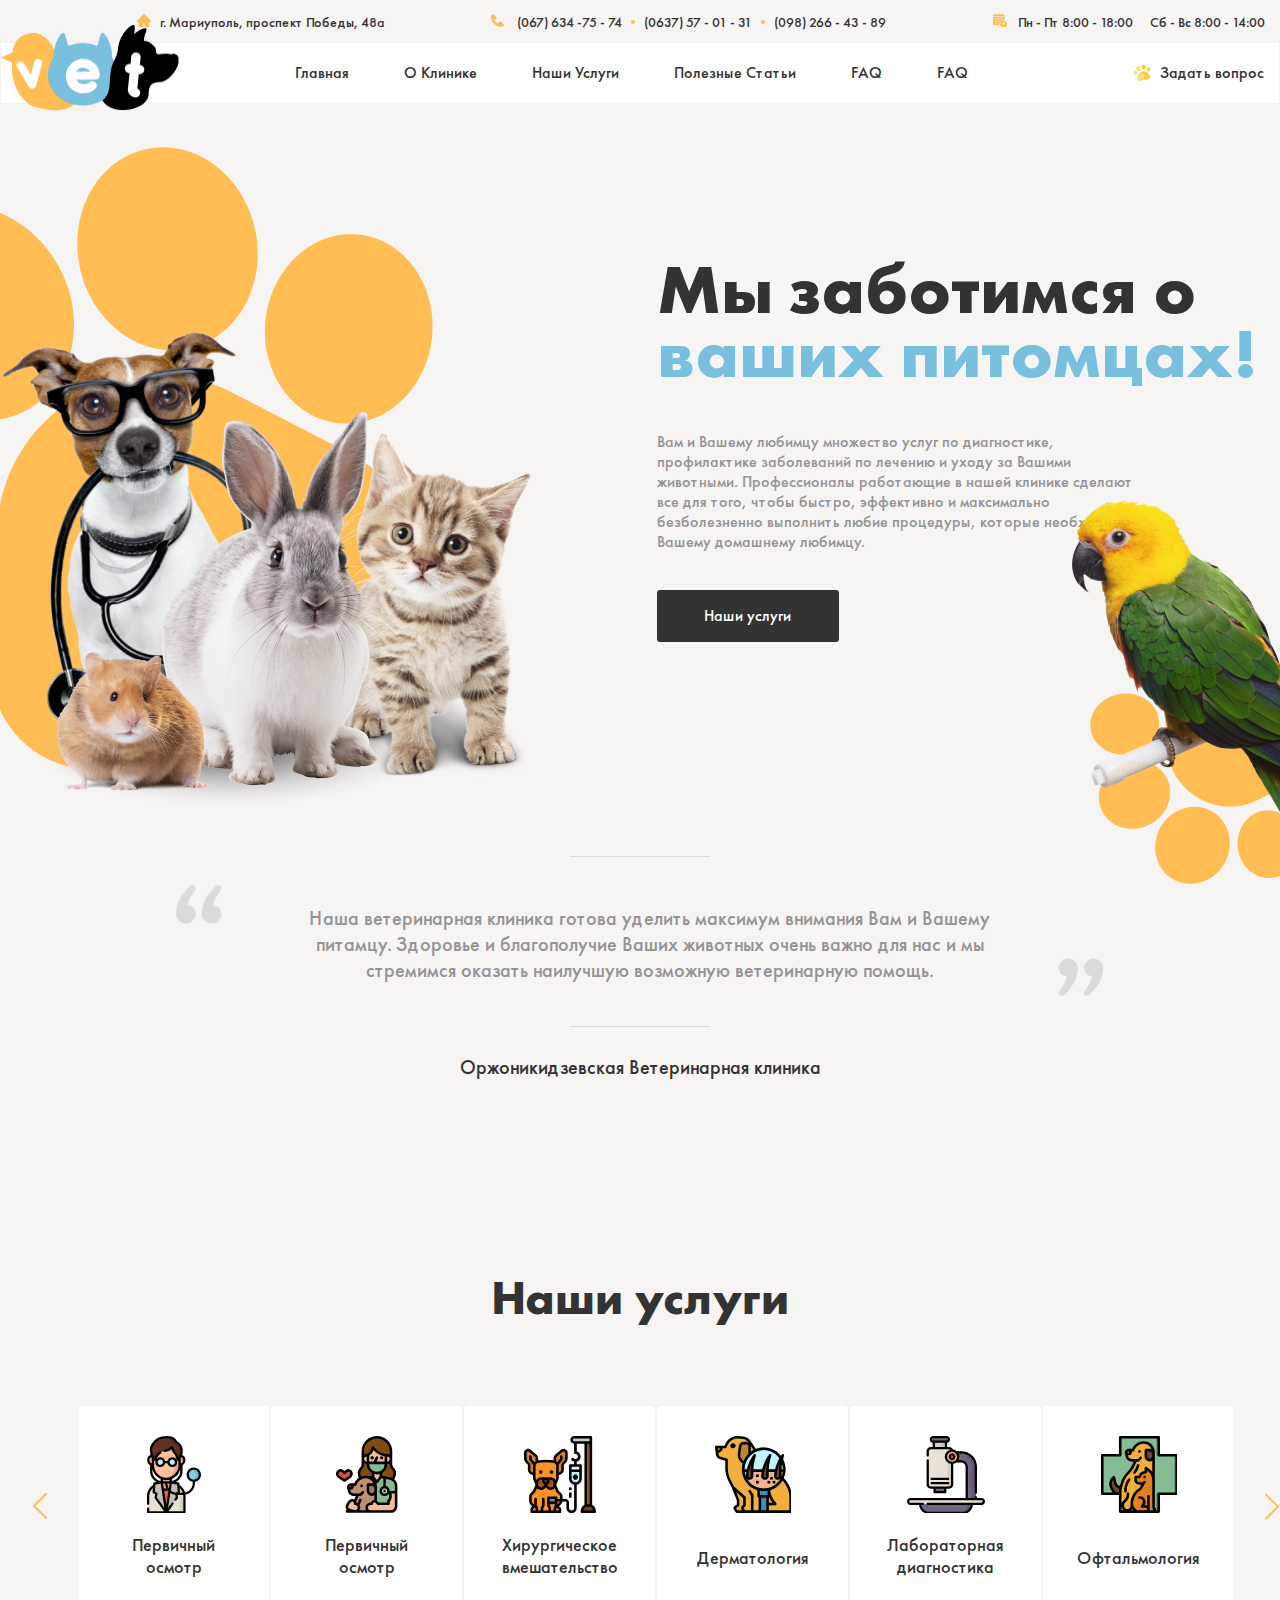
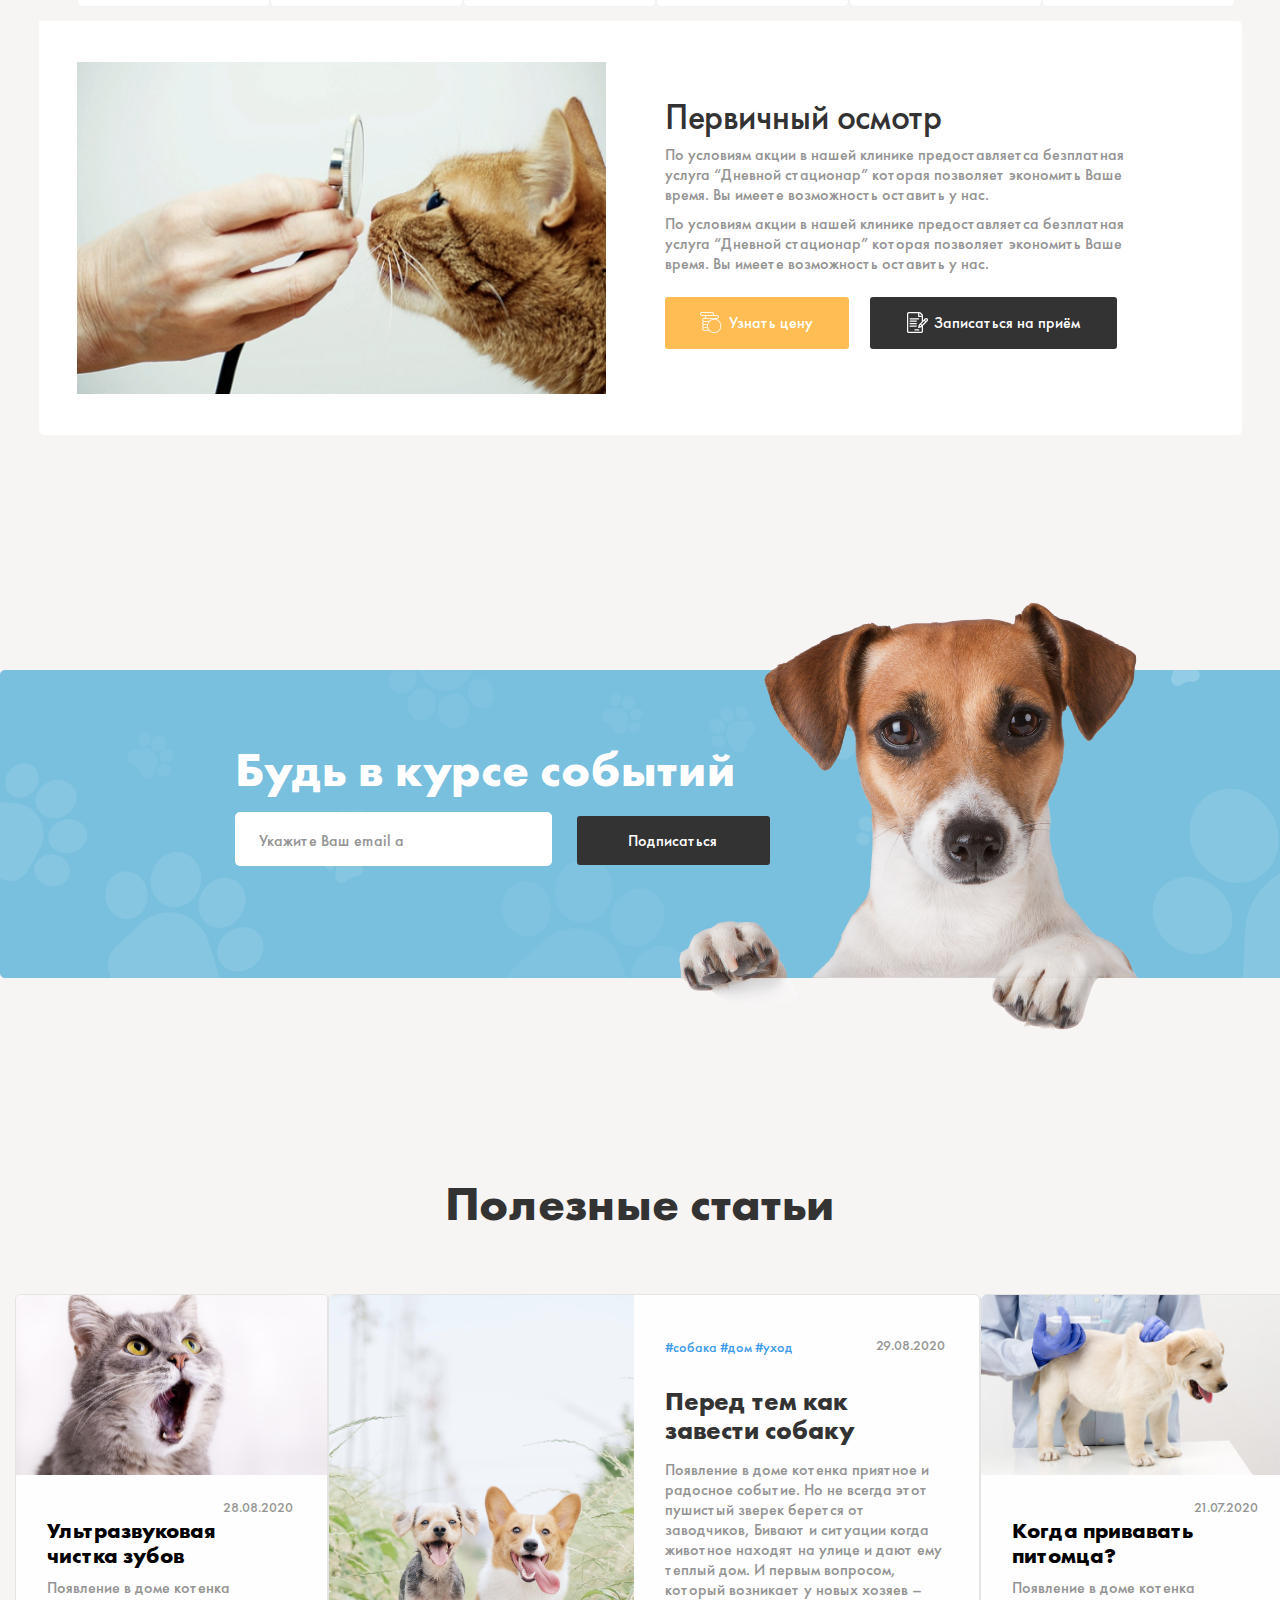
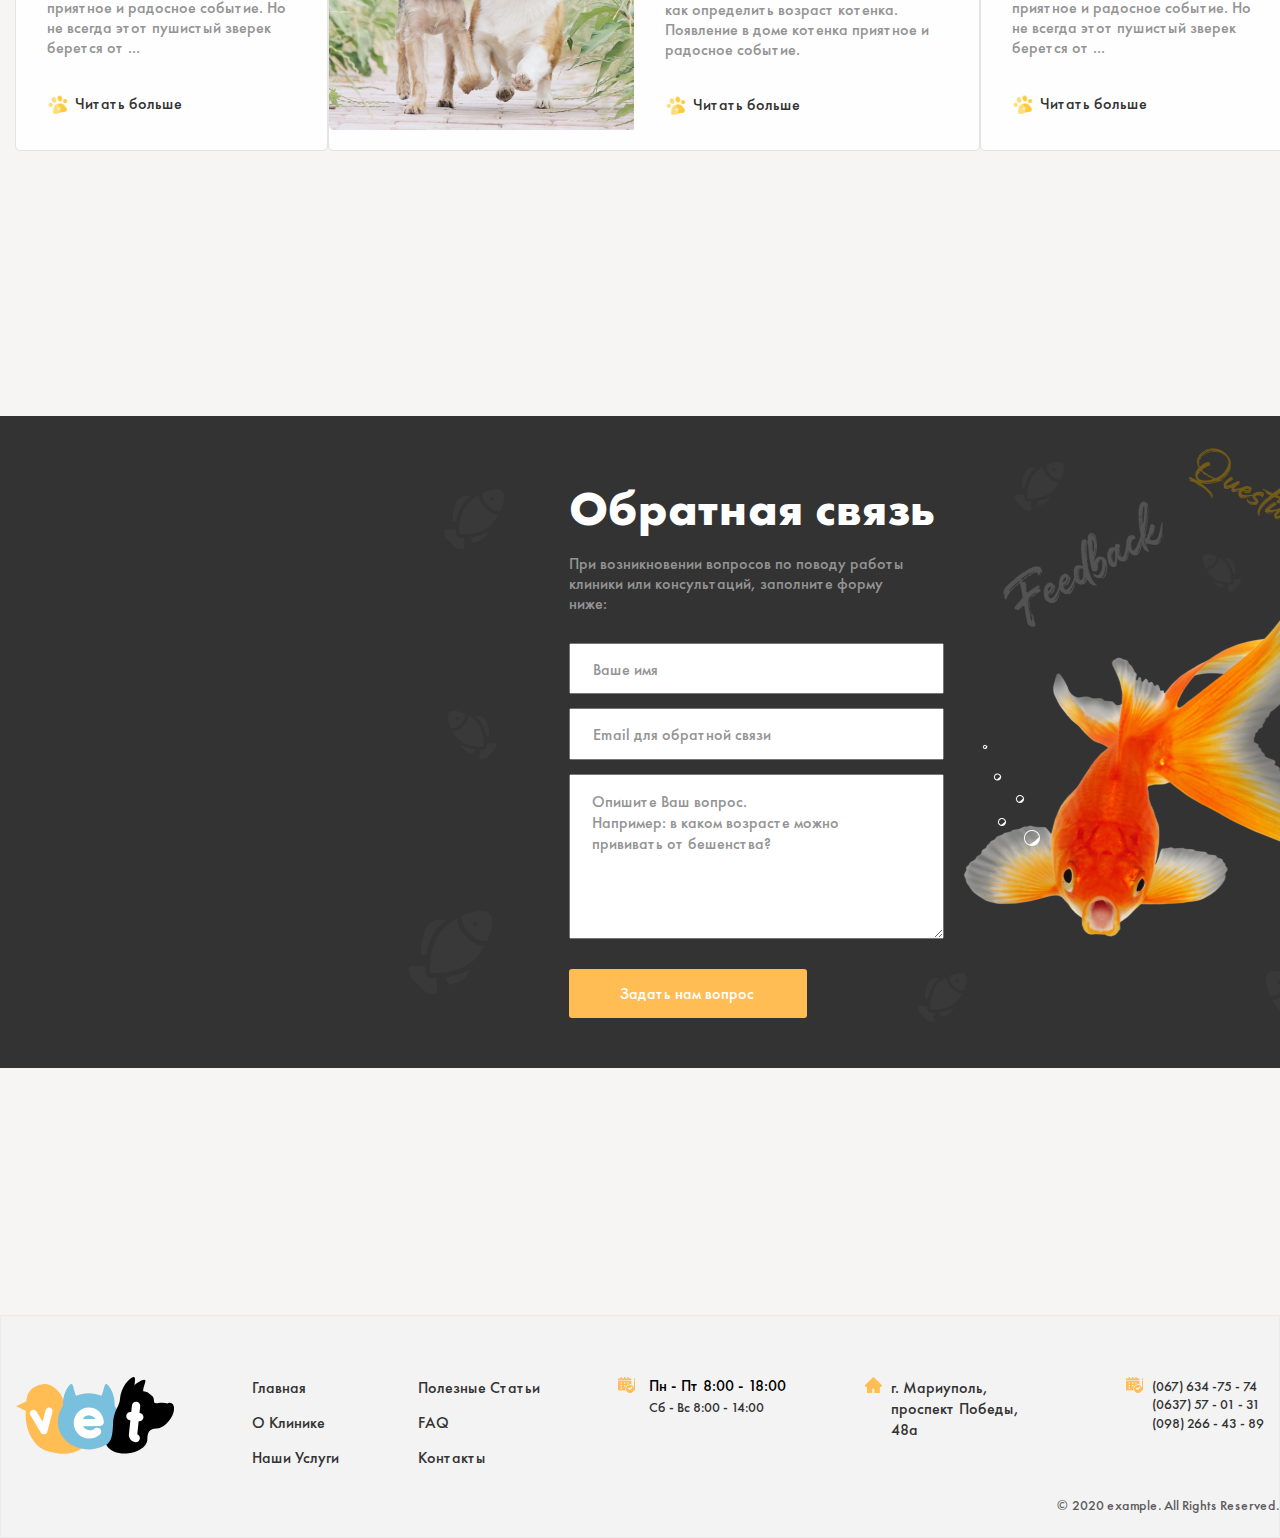
<file: index.html>
<!DOCTYPE html>
<html lang="en">

<head>
    <meta charset="UTF-8">
    <meta http-equiv="X-UA-Compatible" content="IE=edge">
    <meta name="viewport" content="width=device-width, initial-scale=1.0">
    <title>Page</title>
    <!-- <link rel="stylesheet" href="./css/normalize.css">
    <link rel="stylesheet" href="./css/font.css">
    <link rel="stylesheet" href="./css/style.css"> -->
    <link rel="stylesheet" href="./css/style.min.css">
</head>

<body>
    <header>
        <div class="contianer">
            <div>
                <ul class="addres">
                    <li class="addres--li"><a class="addres--text" href="https://goo.gl/maps/iPCQseZPaquaiEXv5">г.
                            Мариуполь, проспект Победы, 48а</a></li>
                    <li class="addres--li"> <a class="addres--text l" href="tel:0676347574">(067) 634 -75 - 74</a>
                    </li>
                    <li class="addres--li"> <a class="addres--text li" href="tel:0637570131">(0637) 57 - 01 -
                            31</a></li>
                    <li class="addres--li"> <a class="addres--text li" href="tel:0982664389">(098) 266 - 43 -
                            89</a></li>
                    <li class="addres--li"> <a class="addres--text " href="#">Пн - Пт 8:00 - 18:00</a></li>
                    <li class="addres--li"><a class="addres--text" href="#">Сб - Вс 8:00 - 14:00</a></li>
                </ul>
            </div>
        </div>
        <nav>
            <div class="contianer">
                <a href="#">
                    <img class="logo" width="177" height="87" src="./img/logo.png" alt="rasim">
                </a>
                <ul class="list">
                    <li class="list-item"><a href="#" class="list-link">Главная</a></li>
                    <li class="list-item"><a href="#" class="list-link">О Клинике</a></li>
                    <li class="list-item"><a href="#" class="list-link">Наши Услуги</a></li>
                    <li class="list-item"><a href="#" class="list-link">Полезные Статьи</a></li>
                    <li class="list-item"><a href="#" class="list-link">FAQ</a></li>
                    <li class="list-item"><a href="#" class="list-link">FAQ</a></li>
                </ul>
                <a class="nav-a" href="#">Задать вопрос</a>
            </div>
        </nav>

    </header>

    <main>
        <div class="main1">
            <div class="contianer">
                <img class="main1-img" src="./img/Group60.png" alt="rasim">
                <div class="main1-left">
                    <h1 class="main-h1">Мы заботимся о <span>ваших питомцах!</span> </h1>
                    <p class="text text__main">Вам и Вашему любимцу множество услуг по диагностике, профилактике
                        заболеваний
                        по
                        лечению и уходу за Вашими животными. Профессионалы работающие в нашей клинике сделают все для
                        того,
                        чтобы быстро, эффективно и максимально безболезненно выполнить любие процедуры, которые
                        необходимы
                        Вашему домашнему любимцу.</p>
                    <a class="btn btn__main" href="#">Наши услуги</a>

                </div>

            </div>
            <img class="main1img" src="./img/Group61.png" alt="rasim">
        </div>
        <div class="main2">
            <div class="contianer">
                <hr class="hr">
                <div class="text-div">
                    <p class="main2-text">Наша ветеринарная клиника готова уделить максимум внимания Вам и Вашему
                        питамцу.
                        Здоровье и благополучие Ваших животных очень важно для нас и мы стремимся оказать наилучшую
                        возможную ветеринарную помощь.</p>
                </div>
                <hr class="hr">
                <p class="main2-text1">Оржоникидзевская Ветеринарная клиника</p>
            </div>
        </div>
        <div class="main3">
            <div class="contianer">
                <h2 class="main3h2">Наши услуги</h2>
                <div class="botom">
                    <a class="vectorl" href="">
                        <img class="vector" src="./img/Vector.png" alt="rasim">
                    </a>
                    <a class="service-link" href="#">
                        <div class="service">
                            <p class="service-text">Первичный осмотр</p>
                        </div>
                    </a>

                    <a class="service-link" href="#">
                        <div class="service">
                            <p class="service-text service-text__1">Первичный осмотр</p>
                        </div>
                    </a>
                    <a class="service-link" href="#">
                        <div class="service">
                            <p class="service-text service-text__2">Хирургическое вмешательство</p>
                        </div>
                    </a>
                    <a class="service-link" href="#">
                        <div class="service">
                            <p class="service-text service-text__3">Дерматология</p>
                        </div>
                    </a>
                    <a class="service-link" href="#">
                        <div class="service">
                            <p class="service-text service-text__4">Лабораторная диагностика</p>
                        </div>
                    </a>
                    <a class="service-link" href="#">
                        <div class="service ">
                            <p class="service-text service-text__5">Офтальмология</p>
                        </div>
                    </a>
                    <a class="vectorl" href="#">
                        <img class="vector" src="./img/Vector(1).png" alt="rasim">
                    </a>
                </div>

                <div class="main3botom">
                    <div class="main3-div">
                        <div>
                            <h2 class="main3-h2">Первичный осмотр</h2>
                            <p class="text text__main3">По условиям акции в нашей клинике предоставляетса безплатная
                                услуга
                                “Дневной
                                стационар” которая позволяет экономить Ваше время. Вы имеете возможность оставить у нас.
                            </p>
                            <p class="text text__main3">По условиям акции в нашей клинике предоставляетса безплатная
                                услуга
                                “Дневной стационар” которая позволяет экономить Ваше время. Вы имеете возможность
                                оставить у
                                нас.</p>
                            <div class="btms">
                                <a class="btn btn__main3" href="#">Узнать цену</a>
                                <a class="btn btn__main3balck" href="#">Записаться на приём</a>
                            </div>
                        </div>
                    </div>
                </div>
            </div>
        </div>
        <div class="main-4">
            <div class="contianer">
                <div class="div">
                    <h2 class="main4-h2">Будь в курсе событий</h2>
                    <form action="https://echo.htmlacademy.ru" method="post">
                        <input id="main4input" type="email" name="email" placeholder="Укажите Ваш email адрес">
                        <input type="submit" value="Подписаться">
                    </form>
                </div>
                <img class="dog" src="./img/kisspng-dog-grooming-puppy-pet-veterinarian-dogs-5ab3e2fb839b141.png"
                    alt="rasim">
            </div>
        </div>
        <div class="main5">
            <div class="contianer">
                <h2 class="main5-h2">Полезные статьи</h2>
                <div class="dogs">
                    <a class="dog-a" href="#">
                        <div class="dog-sectinion">
                            <div class="dog-botom">
                                <p class="dog-p">28.08.2020</p>
                                <h2 class="dog-h2">Ультразвуковая чистка зубов</h2>
                                <p class="text text__p">Появление в доме котенка приятное и радосное событие. Но не
                                    всегда
                                    этот пушистый зверек берется от ...</p>
                                <a class="dog-r" href="#">Читать больше</a>
                            </div>
                        </div>
                    </a>
                    <a class="dog-a" href="#">
                        <div class="dog-sectinion d2">
                            <div class="dog-botom">
                                <div>
                                    <p class="dog-p2">#собака #дом #уход</p>
                                    <p class="dog-p1">29.08.2020</p>
                                </div>
                                <h2 class="dog2-h2">Перед тем как завести собаку</h2>
                                <p class=" text text__dog2">Появление в доме котенка приятное и радосное событие. Но не
                                    всегда
                                    этот пушистый
                                    зверек берется от заводчиков, Бивают и ситуации когда животное находят на улице и
                                    дают ему теплый дом. И первым вопросом, который возникает у новых хозяев – как
                                    определить возраст котенка. Появление в доме котенка приятное и радосное событие.
                                </p>
                                <a class="dog-r" href="#">Читать больше</a>
                            </div>
                        </div>
                    </a>
                    <a class="dog-a" href="#">
                        <div class="dog-sectinion d3">
                            <div class="dog-botom">
                                <p class="dog-p">21.07.2020</p>
                                <h2 class="dog-h2">Когда привавать питомца?</h2>
                                <p class="text text__p">Появление в доме котенка приятное и радосное событие. Но не
                                    всегда
                                    этот пушистый зверек берется от ...</p>
                                <a class="dog-r" href="#">Читать больше</a>
                            </div>
                        </div>
                    </a>
                </div>
            </div>
        </div>
        <div class="main-6">
            <iframe
                src="https://www.google.com/maps/embed?pb=!1m14!1m8!1m3!1d5848.508298798211!2d74.5708881!3d42.8674796!3m2!1i1024!2i768!4f13.1!3m3!1m2!1s0x389ec838a9bb1d51%3A0xf480e9b4d11a3d64!2z0KHQvtCx0LDRh9C40Lkg0KDRi9C90L7Qug!5e0!3m2!1sru!2s!4v1621731763737!5m2!1sru!2s"
                width="462" height="652" style="border:0;" allowfullscreen="" loading="lazy"></iframe>

            <div class="main6in">
                <h2 class="main6-h2">Обратная связь</h2>
                <p class="text text__main6">При возникновении вопросов по поводу работы клиники или консультаций,
                    заполните форму ниже:</p>
                <form action="https://echo.htmlacademy.ru" method="post">
                    <input id="in" type="text" name="name" placeholder="Ваше имя">
                    <input id="in" type="email" name="email" placeholder="Email для обратной связи">
                    <textarea id="ins" name="text" value="" placeholder="Опишите Ваш вопрос.
Например: в каком возрасте можно прививать от бешенства?"></textarea>
                    <input type="submit" value="Задать нам вопрос">
                </form>
            </div>

        </div>
    </main>

    <footer>
        <div class="contianer">
            <a class="foter-logo" href="#">
                <img src="./img/logo.svg" alt="">
            </a>

            <ul class="footer-list">
                <li class="footer-li"><a href="#" class="footer-a">Главная</a></li>
                <li class="footer-li"><a href="#" class="footer-a">О Клинике</a></li>
                <li class="footer-li"><a href="#" class="footer-a">Наши Услуги</a></li>
            </ul>
            <ul class="footer-list">
                <li class="footer-li"><a href="#" class="footer-a">Полезные Статьи</a></li>
                <li class="footer-li"><a href="#" class="footer-a">FAQ</a></li>
                <li class="footer-li"><a href="#" class="footer-a">Контакты</a></li>
            </ul>

            <div class="footer-div">
                <div>
                    <p class="text-footer">Пн - Пт 8:00 - 18:00</p>
                    <p class="texpfooter">Сб - Вс 8:00 - 14:00</p>
                </div>
            </div>

            <div class="p-f">
                <p class="p-footer">г. Мариуполь, проспект Победы, 48а</p>
            </div>
            <div class="footer-div1">
                <ul class="footer-list3">
                    <li class="footer-li3"><a href="tel:0676347574" class="footer-a3">(067) 634 -75 - 74</a></li>
                    <li class="footer-li3"><a href="tel:0637570131" class="footer-a3">(0637) 57 - 01 - 31</a></li>
                    <li class="footer-li3"><a href="tel:0982664389" class="footer-a3">(098) 266 - 43 - 89</a></li>
                </ul>
            </div>
            <p class="c">© 2020 example. All Rights Reserved.</p>
        </div>
    </footer>
</body>

</html>
</file>
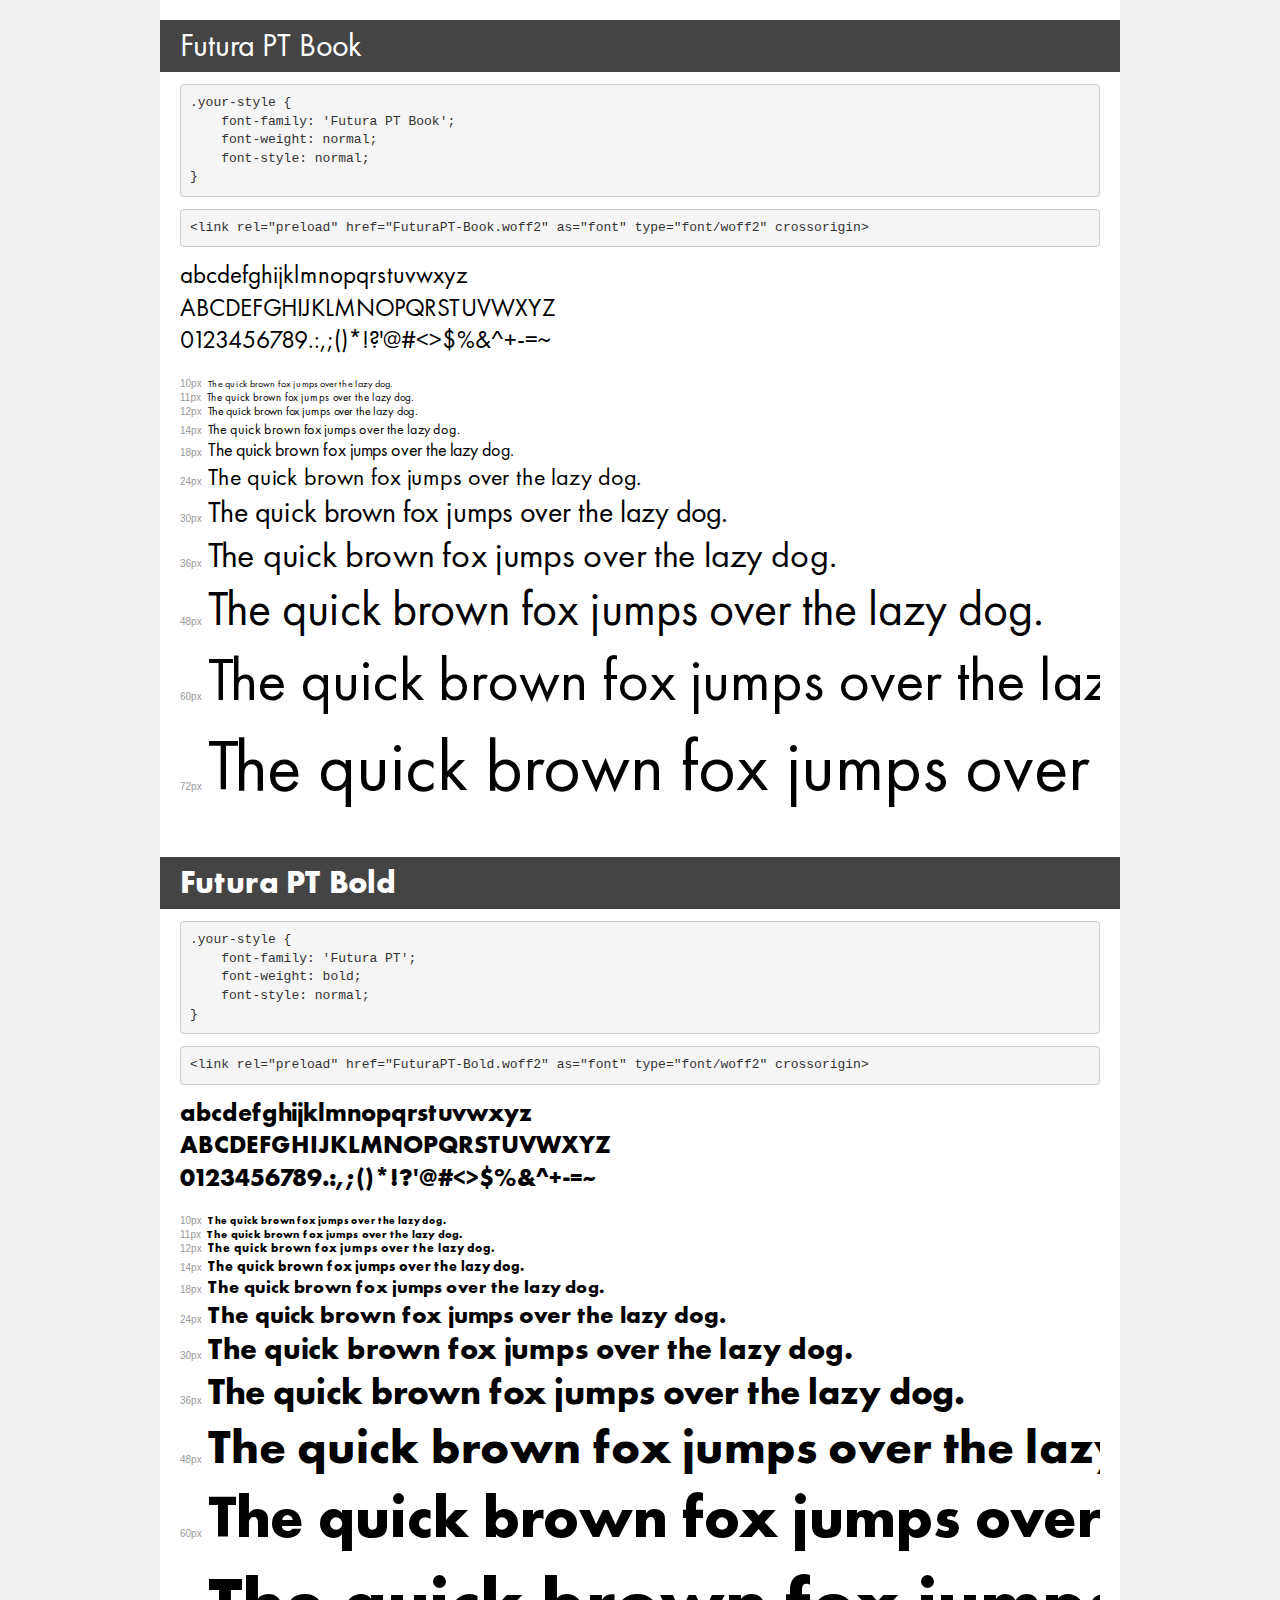
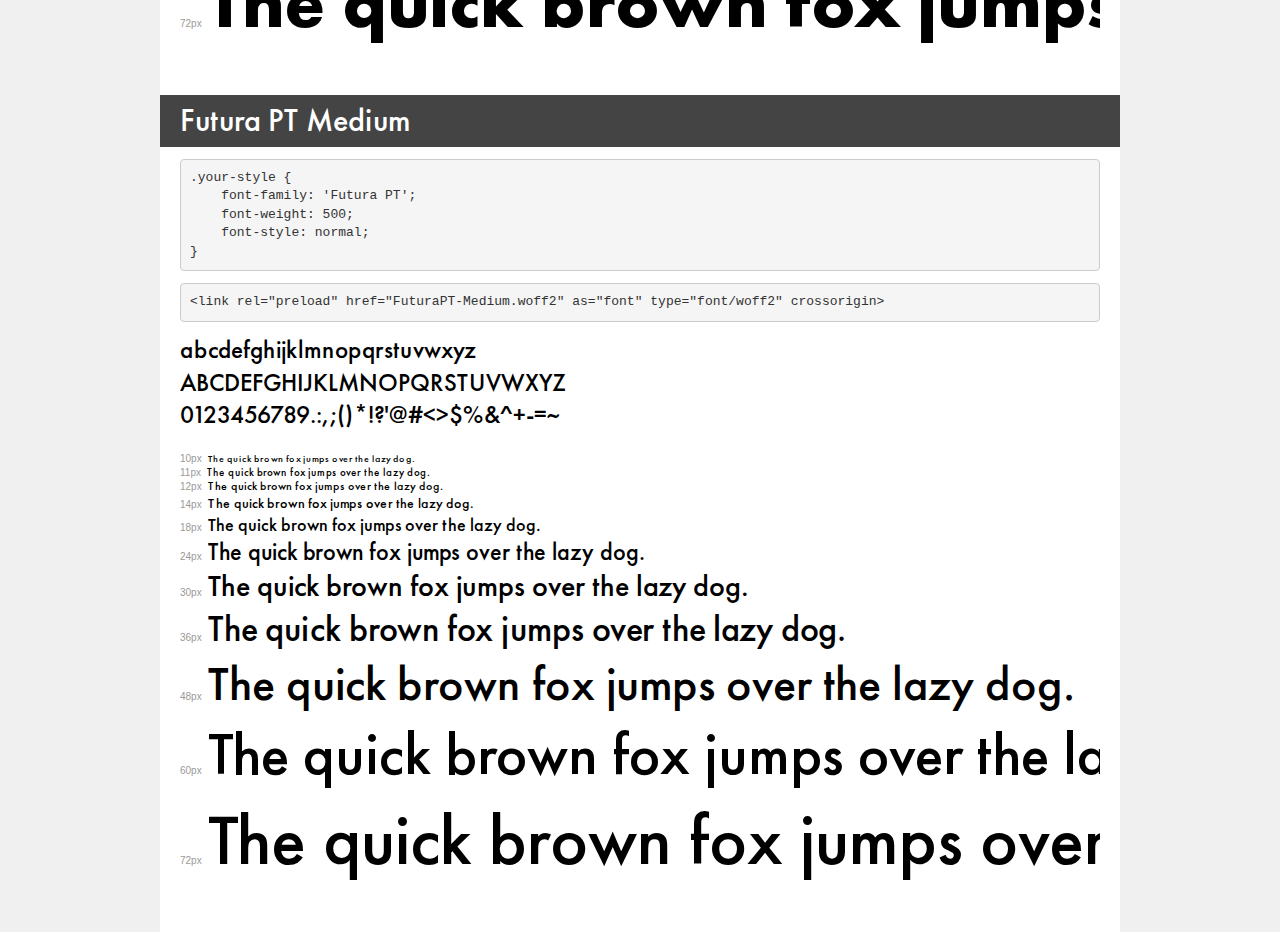
<file: fonts/demo.html>
<!DOCTYPE html>
<html lang="en">
<head>
    <meta charset="utf-8">
    <meta http-equiv="X-UA-Compatible" content="IE=edge">
    <meta name="viewport" content="width=device-width, initial-scale=1">
    <meta name="robots" content="noindex, noarchive">
    <meta name="format-detection" content="telephone=no">
    <title>Transfonter demo</title>
    <link href="stylesheet.css" rel="stylesheet">
    <style>
        /*
        http://meyerweb.com/eric/tools/css/reset/
        v2.0 | 20110126
        License: none (public domain)
        */
        html, body, div, span, applet, object, iframe,
        h1, h2, h3, h4, h5, h6, p, blockquote, pre,
        a, abbr, acronym, address, big, cite, code,
        del, dfn, em, img, ins, kbd, q, s, samp,
        small, strike, strong, sub, sup, tt, var,
        b, u, i, center,
        dl, dt, dd, ol, ul, li,
        fieldset, form, label, legend,
        table, caption, tbody, tfoot, thead, tr, th, td,
        article, aside, canvas, details, embed,
        figure, figcaption, footer, header, hgroup,
        menu, nav, output, ruby, section, summary,
        time, mark, audio, video {
            margin: 0;
            padding: 0;
            border: 0;
            font-size: 100%;
            font: inherit;
            vertical-align: baseline;
        }
        /* HTML5 display-role reset for older browsers */
        article, aside, details, figcaption, figure,
        footer, header, hgroup, menu, nav, section {
            display: block;
        }
        body {
            line-height: 1;
        }
        ol, ul {
            list-style: none;
        }
        blockquote, q {
            quotes: none;
        }
        blockquote:before, blockquote:after,
        q:before, q:after {
            content: '';
            content: none;
        }
        table {
            border-collapse: collapse;
            border-spacing: 0;
        }
        /* demo styles */
        body {
            background: #f0f0f0;
            color: #000;
        }
        .page {
            background: #fff;
            width: 920px;
            margin: 0 auto;
            padding: 20px 20px 0 20px;
            overflow: hidden;
        }
        .font-container {
            overflow-x: auto;
            overflow-y: hidden;
            margin-bottom: 40px;
            line-height: 1.3;
            white-space: nowrap;
            padding-bottom: 5px;
        }
        h1 {
            position: relative;
            background: #444;
            font-size: 32px;
            color: #fff;
            padding: 10px 20px;
            margin: 0 -20px 12px -20px;
        }
        .letters {
            font-size: 25px;
            margin-bottom: 20px;
        }
        .s10:before {
            content: '10px';
        }
        .s11:before {
            content: '11px';
        }
        .s12:before {
            content: '12px';
        }
        .s14:before {
            content: '14px';
        }
        .s18:before {
            content: '18px';
        }
        .s24:before {
            content: '24px';
        }
        .s30:before {
            content: '30px';
        }
        .s36:before {
            content: '36px';
        }
        .s48:before {
            content: '48px';
        }
        .s60:before {
            content: '60px';
        }
        .s72:before {
            content: '72px';
        }
        .s10:before, .s11:before, .s12:before, .s14:before,
        .s18:before, .s24:before, .s30:before, .s36:before,
        .s48:before, .s60:before, .s72:before {
            font-family: Arial, sans-serif;
            font-size: 10px;
            font-weight: normal;
            font-style: normal;
            color: #999;
            padding-right: 6px;
        }
        pre {
            display: block;
            padding: 9px;
            margin: 0 0 12px;
            font-family: Monaco, Menlo, Consolas, "Courier New", monospace;
            font-size: 13px;
            line-height: 1.428571429;
            color: #333;
            font-weight: normal;
            font-style: normal;
            background-color: #f5f5f5;
            border: 1px solid #ccc;
            overflow-x: auto;
            border-radius: 4px;
        }
        /* responsive */
        @media (max-width: 959px) {
            .page {
                width: auto;
                margin: 0;
            }
        }
    </style>
</head>
<body>
<div class="page">
    <div class="demo">
        <h1 style="font-family: 'Futura PT Book'; font-weight: normal; font-style: normal;">Futura PT Book</h1>
        <pre title="Usage">.your-style {
    font-family: 'Futura PT Book';
    font-weight: normal;
    font-style: normal;
}</pre>
        <pre title="Preload (optional)">
&lt;link rel=&quot;preload&quot; href=&quot;FuturaPT-Book.woff2&quot; as=&quot;font&quot; type=&quot;font/woff2&quot; crossorigin&gt;</pre>
        <div class="font-container" style="font-family: 'Futura PT Book'; font-weight: normal; font-style: normal;">
            <p class="letters">
                abcdefghijklmnopqrstuvwxyz<br>
ABCDEFGHIJKLMNOPQRSTUVWXYZ<br>
                0123456789.:,;()*!?'@#&lt;&gt;$%&^+-=~
            </p>
            <p class="s10" style="font-size: 10px;">The quick brown fox jumps over the lazy dog.</p>
            <p class="s11" style="font-size: 11px;">The quick brown fox jumps over the lazy dog.</p>
            <p class="s12" style="font-size: 12px;">The quick brown fox jumps over the lazy dog.</p>
            <p class="s14" style="font-size: 14px;">The quick brown fox jumps over the lazy dog.</p>
            <p class="s18" style="font-size: 18px;">The quick brown fox jumps over the lazy dog.</p>
            <p class="s24" style="font-size: 24px;">The quick brown fox jumps over the lazy dog.</p>
            <p class="s30" style="font-size: 30px;">The quick brown fox jumps over the lazy dog.</p>
            <p class="s36" style="font-size: 36px;">The quick brown fox jumps over the lazy dog.</p>
            <p class="s48" style="font-size: 48px;">The quick brown fox jumps over the lazy dog.</p>
            <p class="s60" style="font-size: 60px;">The quick brown fox jumps over the lazy dog.</p>
            <p class="s72" style="font-size: 72px;">The quick brown fox jumps over the lazy dog.</p>
        </div>
    </div>

    <div class="demo">
        <h1 style="font-family: 'Futura PT'; font-weight: bold; font-style: normal;">Futura PT Bold</h1>
        <pre title="Usage">.your-style {
    font-family: 'Futura PT';
    font-weight: bold;
    font-style: normal;
}</pre>
        <pre title="Preload (optional)">
&lt;link rel=&quot;preload&quot; href=&quot;FuturaPT-Bold.woff2&quot; as=&quot;font&quot; type=&quot;font/woff2&quot; crossorigin&gt;</pre>
        <div class="font-container" style="font-family: 'Futura PT'; font-weight: bold; font-style: normal;">
            <p class="letters">
                abcdefghijklmnopqrstuvwxyz<br>
ABCDEFGHIJKLMNOPQRSTUVWXYZ<br>
                0123456789.:,;()*!?'@#&lt;&gt;$%&^+-=~
            </p>
            <p class="s10" style="font-size: 10px;">The quick brown fox jumps over the lazy dog.</p>
            <p class="s11" style="font-size: 11px;">The quick brown fox jumps over the lazy dog.</p>
            <p class="s12" style="font-size: 12px;">The quick brown fox jumps over the lazy dog.</p>
            <p class="s14" style="font-size: 14px;">The quick brown fox jumps over the lazy dog.</p>
            <p class="s18" style="font-size: 18px;">The quick brown fox jumps over the lazy dog.</p>
            <p class="s24" style="font-size: 24px;">The quick brown fox jumps over the lazy dog.</p>
            <p class="s30" style="font-size: 30px;">The quick brown fox jumps over the lazy dog.</p>
            <p class="s36" style="font-size: 36px;">The quick brown fox jumps over the lazy dog.</p>
            <p class="s48" style="font-size: 48px;">The quick brown fox jumps over the lazy dog.</p>
            <p class="s60" style="font-size: 60px;">The quick brown fox jumps over the lazy dog.</p>
            <p class="s72" style="font-size: 72px;">The quick brown fox jumps over the lazy dog.</p>
        </div>
    </div>

    <div class="demo">
        <h1 style="font-family: 'Futura PT'; font-weight: 500; font-style: normal;">Futura PT Medium</h1>
        <pre title="Usage">.your-style {
    font-family: 'Futura PT';
    font-weight: 500;
    font-style: normal;
}</pre>
        <pre title="Preload (optional)">
&lt;link rel=&quot;preload&quot; href=&quot;FuturaPT-Medium.woff2&quot; as=&quot;font&quot; type=&quot;font/woff2&quot; crossorigin&gt;</pre>
        <div class="font-container" style="font-family: 'Futura PT'; font-weight: 500; font-style: normal;">
            <p class="letters">
                abcdefghijklmnopqrstuvwxyz<br>
ABCDEFGHIJKLMNOPQRSTUVWXYZ<br>
                0123456789.:,;()*!?'@#&lt;&gt;$%&^+-=~
            </p>
            <p class="s10" style="font-size: 10px;">The quick brown fox jumps over the lazy dog.</p>
            <p class="s11" style="font-size: 11px;">The quick brown fox jumps over the lazy dog.</p>
            <p class="s12" style="font-size: 12px;">The quick brown fox jumps over the lazy dog.</p>
            <p class="s14" style="font-size: 14px;">The quick brown fox jumps over the lazy dog.</p>
            <p class="s18" style="font-size: 18px;">The quick brown fox jumps over the lazy dog.</p>
            <p class="s24" style="font-size: 24px;">The quick brown fox jumps over the lazy dog.</p>
            <p class="s30" style="font-size: 30px;">The quick brown fox jumps over the lazy dog.</p>
            <p class="s36" style="font-size: 36px;">The quick brown fox jumps over the lazy dog.</p>
            <p class="s48" style="font-size: 48px;">The quick brown fox jumps over the lazy dog.</p>
            <p class="s60" style="font-size: 60px;">The quick brown fox jumps over the lazy dog.</p>
            <p class="s72" style="font-size: 72px;">The quick brown fox jumps over the lazy dog.</p>
        </div>
    </div>

</div>
</body>
</html>
</file>
<file: css/font.css>
/*
* Prefixed by https://autoprefixer.github.io
* PostCSS: v7.0.29,
* Autoprefixer: v9.7.6
* Browsers: last 4 version
*/

.example {
    display: -ms-grid;
    display: grid;
    -webkit-transition: all .5s;
    -o-transition: all .5s;
    transition: all .5s;
    -webkit-user-select: none;
       -moz-user-select: none;
        -ms-user-select: none;
            user-select: none;
    background: -webkit-gradient(linear, left top, left bottom, from(white), to(black));
    background: -o-linear-gradient(top, white, black);
    background: linear-gradient(to bottom, white, black);
}
@font-face {
    font-family: 'Futura PT Book';
    src: url('../fonts/FuturaPT-Book.woff2') format('woff2'),
        url('../fonts/FuturaPT-Book.woff') format('woff');
    font-weight: normal;
    font-style: normal;
    font-display: swap;
}

@font-face {
    font-family: 'Futura PT';
    src: url('../fonts/FuturaPT-Bold.woff2') format('woff2'),
        url('../fonts/FuturaPT-Bold.woff') format('woff');
    font-weight: bold;
    font-style: normal;
    font-display: swap;
}

@font-face {
    font-family: 'Futura PT';
    src: url('../fonts/FuturaPT-Medium.woff2') format('woff2'),
        url('../fonts/FuturaPT-Medium.woff') format('woff');
    font-weight: 500;
    font-style: normal;
    font-display: swap;
}
</file>
<file: css/style.css>
/*
* Prefixed by https://autoprefixer.github.io
* PostCSS: v7.0.29,
* Autoprefixer: v9.7.6
* Browsers: last 4 version
*/

.example {
    display: -ms-grid;
    display: grid;
    -webkit-transition: all .5s;
    -o-transition: all .5s;
    transition: all .5s;
    -webkit-user-select: none;
       -moz-user-select: none;
        -ms-user-select: none;
            user-select: none;
    background: -webkit-gradient(linear, left top, left bottom, from(white), to(black));
    background: -o-linear-gradient(top, white, black);
    background: linear-gradient(to bottom, white, black);
}
body{
    font-family: 'Futura PT', sans-serif;
    background: #f7f4f4;
    
}
*,*::before,*::after{
padding: 0px;
margin: 0px;
-webkit-box-sizing:border-box;
        box-sizing:border-box;
}
.contianer{
    max-width: 1340px;
    padding: 0 15px;
    margin: 0 auto;
}
li{
    list-style: none;
}

:root{
    --color-asosiy:#333333;
    --color-text: #949494;
}
.btn{
    display: inline-block;
    font-weight: 500;
font-size: 16px;
line-height: 21px;
color: #FFFFFF;
border-radius: 3px;
padding-top: 15px;
padding-bottom: 16px;
text-decoration: none;
border-radius:3px;
}

.text{
    font-style: normal;
font-weight: normal;
font-size: 16px;
line-height: 20px;
color: var(--color-text);
}
.addres--text{
    font-weight: 500;
font-size: 14px;
line-height: 18px;
color: var(--color-asosiy);
text-decoration: none;

}

/* header */

.addres{
    display: -webkit-box;
    display: -ms-flexbox;
    display: flex;
    -webkit-box-align: center;
        -ms-flex-align: center;
            align-items: center;
    -webkit-box-pack: end;
        -ms-flex-pack: end;
            justify-content: flex-end;
    margin-top: 13px;
    margin-bottom: 11px;
    list-style: none;
}

.li:hover{
    color: #FFBD54;  
}
.li:active{
    opacity: 0.6;
    color: var(--color-text);
}
.l:hover{
    color: #FFBD54;  
}
.l:active{
    opacity: 0.6;
    color: var(--color-text);
}
.addres--li:first-child{
    margin-right: 106px;
    
}
.addres--li:first-child::before{
 content: "";
 display: inline-block;
 width: 14px;
 height: 13px;
 background-image: url(../img/house.svg);
 background-size: contain ;
 margin-right: 9px;
}
.addres--li:nth-child(2){
    margin-right: 9px;
  
}

.addres--li:nth-child(2)::before{
    content: "";
 display: inline-block;
 width: 13px;
 height: 13px;
 background-image: url(../img/phone.svg);
 background-size: contain ;
 margin-right: 9px;
}
.li{
    margin-right: 9px;
      display: -webkit-box;
      display: -ms-flexbox;
      display: flex;
    -webkit-box-align: center;
        -ms-flex-align: center;
            align-items: center;
}
.li{
   
    display: -webkit-box;
   
    display: -ms-flexbox;
   
    display: flex;
    -webkit-box-align: center;
        -ms-flex-align: center;
            align-items: center;
}

.li::before{
        content: "";
        display: inline-block;
        width: 4px;
        height: 4px;
       background-color:  rgba(255, 189, 84, 1);
       border-radius: 50%;
       margin-right: 9px;

}
.addres--li:nth-child(5)::before{
    content: "";
    display: inline-block;
    width: 14px;
    height: 14px;
 background-image: url(../img/Group.png);
margin-right: 7px;
margin-left: 98px;
}
.addres--li:nth-child(5){
    margin-right: 17px;
}
nav{
    background-color: white;
background: #FFFFFF;
border: 1px solid #F3F3F3;
-webkit-box-sizing: border-box;
        box-sizing: border-box;
/* position: relative; */
padding-top: 19px;
padding-bottom: 20px;
}
nav .contianer{
    display: -webkit-box;
    display: -ms-flexbox;
    display: flex;
    -webkit-box-align: center;
        -ms-flex-align: center;
            align-items: center;
    -webkit-box-pack: end;
        -ms-flex-pack: end;
            justify-content: flex-end;
    position: relative;
}
.logo{
    vertical-align: middle;
    position: absolute;
    top: -37px;
    width: 178px;
    height: 86px;
    left: 0;
    z-index: 2;
}
.logo:hover{
    opacity: .7;
}
.logo:active{
    opacity: .6;
}
.list{
    display: -webkit-box;
    display: -ms-flexbox;
    display: flex;
    list-style: none;
    margin-right: 164px;
    z-index: 10;
    -ms-flex-wrap: wrap;
        flex-wrap: wrap;
}
.list-link{
    font-weight: 500;
font-size: 16px;
line-height: 21px;
color: #333333;
text-decoration: none;
}
.list-link:hover{
 border-bottom: 4px solid yellow;

}
.list-link:active{
    opacity: .6;
}
.list-item{
    margin-right: 55px;
}
.list-item:last-child{
    margin-right: 0;
}
.nav-a{
    font-weight: 500;
font-size: 16px;
line-height: 21px;
text-align: right;
color: #333333;
text-decoration: none;
display:-webkit-box;
display:-ms-flexbox;
display:flex;
-webkit-box-align: center;
    -ms-flex-align: center;
        align-items: center;
}
.nav-a::before{
    content: "";
    display: inline-block;
    width: 23px;
    height: 20px;
    background-image: url(../img/pet.svg);
    background-size: contain ;
    margin-right: 5px;
}

/* main */
.main1 .contianer{
    display: -webkit-box;
    display: -ms-flexbox;
    display: flex;
    -webkit-box-align: center;
        -ms-flex-align: center;
            align-items: center;
    -webkit-box-pack:end;
        -ms-flex-pack:end;
            justify-content:flex-end;
    position: relative;
    margin-bottom: 290px;
    margin-bottom: 191px;
}
.main1-img{
    position: absolute;
    left: -90px;
    top: -90px;
}
.main1-left{
    padding-top: 153px;
}
.main-h1{
    font-weight: bold;
font-size: 70px;
line-height: 64px;
color: var(--color-asosiy);
width: 608px;
margin-top: 0
}
.text__main{
    width: 495px;
    margin-bottom: 29px;
    margin-bottom: 38px;
}
.btn__main{
    background-color:  var(--color-asosiy);
    padding-left: 47px;
    padding-right: 48px;

}
.btn__main:hover{
    background: #FFBD54;
    color: black;
}
.btn__main:active{
    opacity: .6;
}
.main-h1 span{
    color:  #78C0DE;
}
.main1img{
    position: absolute;
top: 500px;
right:0;
}
/* main2 */
.main2 .contianer{
    text-align: center;
}
.hr{
    display: inline-block;
    width: 140px;
    height: 1px;
    background-color: #DBDBDB;
    border:none;
    margin-bottom: 23px;
    margin: 23px;
}
.main2-text{
    font-style: normal;
font-weight: normal;
font-size: 20px;
line-height: 26px;
color: var(--color-text);
width: 964px;
text-align: center;
margin: 0 auto;
margin-top: 20px;
margin-bottom: 20px;

}
.text-div{
    display: -webkit-box;
    display: -ms-flexbox;
    display: flex;
    max-width: 928px;
    margin: 0 auto;
}
.text-div::before{
    content: "";
    display: inline-block;
    width: 60px;
    height: 45px;
    background-image: url(../img/“.png);
    background-size: contain ;
    margin-right: 55px;
    background-repeat: no-repeat;
}
.text-div::after{
    content: "";
    display: inline-block;
    width: 60px;
    height: 45px;
    background-image: url(../img/“.svg);
    background-size: contain ;
    margin-left:36px;
    background-repeat: no-repeat;
    -ms-flex-item-align: end;
        align-self: flex-end;
}
.main2-text1{
    font-style: normal;
font-weight: 500;
font-size: 20px;
line-height: 26px;
color:  var(--color-asosiy);
}
/* main3 */
.main3h2{
    font-weight: bold;
font-size: 48px;
line-height: 54px;
text-align: center;
color: var(--color-asosiy);
margin-top: 191px;
margin-bottom: 80px;
}
.botom{
    display: -webkit-box;
    display: -ms-flexbox;
    display: flex;
    -webkit-box-pack: justify;
        -ms-flex-pack: justify;
            justify-content: space-between;

}
.service{
    background: #FFFFFF;
border: 1px solid #F3F3F3;
-webkit-box-sizing: border-box;
        box-sizing: border-box;
border-radius: 5px;
text-align: center;
padding-top:30px;
padding-bottom: 28px;
width: 193px;

}

.service-text{
    font-weight: 500;
font-size: 18px;
line-height: 22px;

text-align: center;
width: 126px;
margin: 0 auto;
color: #333333;

}
.service-text::before{
    content: "";
    display: block;
    width: 54px;
    height: 77px;
    background-image: url(../img/doctor\ 1.svg);
    background-size: cover;
background-repeat: no-repeat;
margin: 0 auto;
margin-bottom: 21px;
}

.service-text__1::before{
    width: 62px;
    background-image: url(../img/filled\ outline.svg); 
}
.service-text__2::before{
    width: 72px;
    background-image: url(../img/filled\ outline\ \(1\).svg);
}
.service-text__3::before{
    width: 76px;
    background-image: url(../img/filled\ outline\ \(2\).svg);
    margin-bottom: 34px;
}
.service-text__4::before{
    width: 78px;
    background-image: url(../img/veterinary-3\ 1.svg);
}
.service-text__5::before{
    width: 76px;
    background-image: url(../img/filled\ outline\ \(3\).svg);
    margin-bottom: 34px;
}
.service-text__5{
    padding-bottom: 9px;
}
.service-text__3{
    padding-bottom: 9px;
}
.vectorl{
    -ms-flex-item-align: center;
        -ms-grid-row-align: center;
        align-self: center;
}
.vectorl:first-child{
    margin-right: 12px;
}.vectorl:last-child{
    margin-left: 12px;
}
.vector{
    vertical-align: middle;
    padding: 12px 18px;
    
}
.vector:hover{
    background-color: white;
}
.vector:active{
    opacity: .8;
}

.service-link{
    text-decoration: none;
    display: inline-block;
    
}
.service-link:hover{
    opacity: 0.7;
}
.service-link:active{
    opacity: 0.5;
}
.main3botom{
    padding-top: 41px;
    padding-bottom: 41px;
    background: #FFFFFF;
border-radius: 0px 5px 5px 5px;
max-width: 1203px;
margin: 0 auto;
margin-top: 14px;
margin-bottom: 235px;
}
.main3-h2{
    font-weight: 500;
font-size: 36px;
line-height: 20px;
color: var(--color-asosiy);
margin-bottom: 18px;
}

.text__main3{
    width: 492px;
    margin-bottom: 9px;
}

.btn__main3{
    background-color:  rgba(255, 189, 84, 1);
    padding-left: 35px;
    padding-right: 36px;
    display: -webkit-box;
    display: -ms-flexbox;
    display: flex;
    -webkit-box-align: center;
        -ms-flex-align: center;
            align-items: center;
    margin-right: 21px;
}
.btn__main3:hover{
    background-color: black;
    color:  #FFBD54;
}
.btn__main3:active{
    opacity: .6;
}
.btn__main3balck{
    background-color: var(--color-asosiy);
    padding-left: 37px;
    padding-right: 37px;
    display: -webkit-box;
    display: -ms-flexbox;
    display: flex;
    -webkit-box-align: center;
        -ms-flex-align: center;
            align-items: center;
}
.btn__main3::before{
    content: "";
    display:inline-block;
    width: 22px;
    height: 21px;
    background-image: url(../img/Group\ \(1\).png);
    background-size: cover;
background-repeat: no-repeat;
margin-right: 7px;
}
.btn__main3balck::before{
    content: "";
    display:inline-block;
    width: 21px;
    height: 21px;
    background-image: url(../img/document\ 1.svg);
    background-size: cover;
background-repeat: no-repeat;
margin-right: 6px;
}
.btms{
    display: -webkit-box;
    display: -ms-flexbox;
    display: flex;
    margin-top: 23px;
  
}
.main3-div::before{
    content: "";
    display:inline-block;
    width: 590px;
    height: 332px;
    background-image: url(../img/image\ 4.png);
    background-size: contain;
background-repeat: no-repeat;
background-position: center;

margin-right: 28px;
margin-left: 8px;

}
.main3-div{
    display: -webkit-box;
    display: -ms-flexbox;
    display: flex;
    -webkit-box-align: center;
        -ms-flex-align: center;
            align-items: center;
}
.main-4{
    background-image: url(../img/Mask\ Group.png);
    max-width:1440px ;
    height: 308px;
    margin: 0 auto;
 padding-top: 1px;
 position: relative;
}
.main4-h2{
    font-weight: bold;
font-size: 48px;
line-height: 20px;
margin-top: 89px;
color: #FFFFFF;
}
#main4input{
    display: inline-block;
    padding:18px 147px 14px 22px ;
    border: none;
    border-radius: 5px;
    margin-top: 32px;
    margin-right: 21px;
    border: 2px solid transparent;
}
#main4input::-webkit-input-placeholder{
    font-weight: normal;
font-size: 16px;
line-height: 20px;
color: #949494;
}
#main4input::-moz-placeholder{
    font-weight: normal;
font-size: 16px;
line-height: 20px;
color: #949494;
}
#main4input:-ms-input-placeholder{
    font-weight: normal;
font-size: 16px;
line-height: 20px;
color: #949494;
}
#main4input::-ms-input-placeholder{
    font-weight: normal;
font-size: 16px;
line-height: 20px;
color: #949494;
}
#main4input::placeholder{
    font-weight: normal;
font-size: 16px;
line-height: 20px;
color: #949494;
}
#main4input:focus{
    border: 2px solid #FFBD54;
    
}
input[type="submit"] {
    background: #333333;
border-radius: 3px;
padding: 16px 53px 15px 51px;
border: none;
color: white;
}
.div{
    margin-left: 220px;
}
.dog{
    position: absolute;
    right: 40px;
    top: -108px;
}
/* main5 */
.main5{
    margin-top: 216px;
}
.main5-h2{
    font-weight: bold;
font-size: 48px;
line-height: 20px;
text-align: center;
color: var(--color-asosiy);
margin-bottom: 80px;
}
.dog-a{
    text-decoration: none;
}
.dogs{
    display: -webkit-box;
    display: -ms-flexbox;
    display: flex;
    -webkit-box-pack: justify;
        -ms-flex-pack: justify;
            justify-content: space-between;
}
.dog-sectinion{
    background: #FEFEFE;
border: 1px solid #E4E4E2;
border-radius: 5px;
display: inline-block;
}
.dog-h2{
    font-weight: bold;
font-size: 22px;
line-height: 25px;
color: #000000;
width: 182px;
margin-top: 2px;
}
.text__p{
    width: 244px;
    margin-top: 10px;
    margin-bottom: 35px
}
.dog-botom{
    padding: 19px 34px 35px 31px;
}
.dog-p{
    font-weight: 500;
    font-size: 14px;
    line-height: 18px;
    text-align: right;
    
    
    color: #949494; 
}
.dog-sectinion::before{
    content: "";
    display:inline-block;
    width: 311px;
    height: 180px;
    background-image: url(../img/Rectangle\ 27.svg);
    background-size: cover;
background-repeat: no-repeat;
}
.dog-r{
    font-weight: 500;
font-size: 16px;
line-height: 21px;
color: #333333;
text-decoration: none;
display: -webkit-box;
display: -ms-flexbox;
display: flex;
-webkit-box-align: center;
    -ms-flex-align: center;
        align-items: center;

}
.dog-r::before{
    content: "";
    display:inline-block;
    width: 23px;
    height: 20px;
    background-image: url(../img/pet.png);
    background-size: cover;
background-repeat: no-repeat;
margin-right: 5px;
}
.d2{
    display: -webkit-box;
    display: -ms-flexbox;
    display: flex;
}
.d2::before{
    content: "";
    display:inline-block;
    width: 305px;
    height: 435px;
    background-image: url(../img/Rectangle\ 25.png);
    background-size: cover;
background-repeat: no-repeat;

}
.d3::before{
    content: "";
    display:inline-block;
    width: 311px;
    height: 180px;
    background-image: url(../img/Rectangle\ 27.jpg);
    background-size: cover;
background-repeat: no-repeat;

}
.dog-p2{
    font-weight: normal;
font-size: 14px;
line-height: 22px;
color: #3D9CEA;
}
.dog-p1{
    font-weight: 500;
font-size: 14px;
line-height: 18px;

color: #949494;
}
.dog-botom div{
    display: -webkit-box;
    display: -ms-flexbox;
    display: flex;
    -webkit-box-pack: justify;
        -ms-flex-pack: justify;
            justify-content: space-between;
    margin-top: 22px;
}
.dog2-h2{
    font-weight: bold;
font-size: 26px;
line-height: 29px;
color: #333333;
margin-top: 29px;
width: 193px;
margin-bottom: 15px;
}
.text__dog2{
width: 280px;
margin-bottom: 34px;
}
.dog-sectinion:hover{
    -webkit-box-shadow: 0 2px 4px  rgb(0, 0, 0, .4);
            box-shadow: 0 2px 4px  rgb(0, 0, 0, .4);
}
.dog-sectinion:hover .dog-r{
    color: #FFBD54;
}
.dog-sectinion:active .dog-r{
    color: black;
    opacity: .6;
}
.main6in{
    background-image: url(../img/background.png);
  width: 990px;
  height: 624px;
  margin-left: 13px;
  padding-left: 160px;
}
.main-6{
    background-image: url(../img/Rectangle\ 29.png);
display: -webkit-box;
display: -ms-flexbox;
display: flex;
-webkit-box-pack: center;
    -ms-flex-pack: center;
        justify-content: center;
margin-top: 265px;
margin-bottom:247px ;
}
.main6-h2{
    font-weight: bold;
font-size: 48px;
line-height: 62px;

color: #FFFFFF;
margin-top: 62px;
margin-bottom: 14px;
}
.text__main6{
    max-width: 350px;
    margin-bottom: 29px;
}
input[value="Задать нам вопрос"]{
    background-color:  #FFBD54;

}
#in{
    width: 375px;
    padding: 16px 0 13px 22px;
    display: block;
    margin-bottom: 14px;
}
#in::-webkit-input-placeholder{
    color: #949494;
}
#in::-moz-placeholder{
    color: #949494;
}
#in:-ms-input-placeholder{
    color: #949494;
}
#in::-ms-input-placeholder{
    color: #949494;
}
#in::placeholder{
    color: #949494;
}
#ins{
    width: 375px;
    height: 165px;
    padding: 16px 0 13px 22px;
    display: block;
    margin-bottom: 30px;
}
#ins::-webkit-input-placeholder{
    width: 250px;
    font-size: 16px;
    line-height: 21px;
    color: #949494;
    
}
#ins::-moz-placeholder{
    width: 250px;
    font-size: 16px;
    line-height: 21px;
    color: #949494;
    
}
#ins:-ms-input-placeholder{
    width: 250px;
    font-size: 16px;
    line-height: 21px;
    color: #949494;
    
}
#ins::-ms-input-placeholder{
    width: 250px;
    font-size: 16px;
    line-height: 21px;
    color: #949494;
    
}
#ins::placeholder{
    width: 250px;
    font-size: 16px;
    line-height: 21px;
    color: #949494;
    
}
footer{
    
background: #F3F3F3;
border: 1px solid #EBEBEB;

}

footer .contianer{
    display: -webkit-box;
    display: -ms-flexbox;
    display: flex;
    -webkit-box-align:start;
        -ms-flex-align:start;
            align-items:flex-start;
    -webkit-box-pack: justify;
        -ms-flex-pack: justify;
            justify-content: space-between;
    position: relative;padding-top: 61px;
padding-bottom: 55px;
}
.footer-list{
    list-style: none;
}
.footer-a{
    display: inline-block;
    text-decoration: none;
    font-weight: 500;
font-size: 16px;
line-height: 21px;
color: #333333;
margin-bottom: 14px;
}
.footer-a:hover{
    color: #FFBD54;;
}
.footer-a:active{
    color: rgba(51, 51, 51, 0.7);

}
.texpfooter{
    font-style: normal;
font-weight: 500;
font-size: 14px;
line-height: 18px;
/* identical to box height */
margin-top: 3px;

color: #333333;
}
.p-footer{
    font-style: normal;
font-weight: 500;
font-size: 16px;
line-height: 21px;
color: #333333;
width: 157px;
}

.footer-a3{
    font-style: normal;
font-weight: 500;
font-size: 14px;
line-height: 18px;
text-decoration: none;
color: #333333;
}
.p-f{
    display: -webkit-box;
    display: -ms-flexbox;
    display: flex;
}
.p-f::before{
    content: "";
    display: block;
    width: 17px;
    height: 16px;
    background-image: url(../img/Vector.svg);
    background-size: contain;
    margin-right: 9px;
}
.footer-div{
    display: -webkit-box;
    display: -ms-flexbox;
    display: flex;
}
.footer-div::before{
    content: "";
    display: block;
    width: 17px;
    height: 16px;
    background-image: url(../img/Group\ \(2\).png);
    background-size: contain;
    margin-right: 14px;  
}
.footer-div1{
    display: -webkit-box;
    display: -ms-flexbox;
    display: flex;
}
.footer-div1::before{
    content: "";
    display: block;
    width: 17px;
    height: 16px;
    background-image: url(../img/Group\ \(2\).png);
    background-size: contain;
    margin-right: 9px;  
}
.c{
    position: absolute;
    bottom: 23px;
    right: 0;
    font-size: 14px;
line-height: 18px;
color: #5C5C5C;
}
</file>
<file: fonts/stylesheet.css>
@font-face {
    font-family: 'Futura PT Book';
    src: url('FuturaPT-Book.woff2') format('woff2'),
        url('FuturaPT-Book.woff') format('woff');
    font-weight: normal;
    font-style: normal;
    font-display: swap;
}

@font-face {
    font-family: 'Futura PT';
    src: url('FuturaPT-Bold.woff2') format('woff2'),
        url('FuturaPT-Bold.woff') format('woff');
    font-weight: bold;
    font-style: normal;
    font-display: swap;
}

@font-face {
    font-family: 'Futura PT';
    src: url('FuturaPT-Medium.woff2') format('woff2'),
        url('FuturaPT-Medium.woff') format('woff');
    font-weight: 500;
    font-style: normal;
    font-display: swap;
}
</file>
<file: css/style.min.css>
.example{display:-ms-grid;display:grid;-webkit-transition:all .5s;-o-transition:all .5s;transition:all .5s;-webkit-user-select:none;-moz-user-select:none;-ms-user-select:none;user-select:none;background:-webkit-gradient(linear,left top,left bottom,from(white),to(black));background:-o-linear-gradient(top,#fff,#000);background:linear-gradient(to bottom,#fff,#000)}@font-face{font-family:'Futura PT Book';src:url(../fonts/FuturaPT-Book.woff2) format('woff2'),url(../fonts/FuturaPT-Book.woff) format('woff');font-weight:400;font-style:normal;font-display:swap}@font-face{font-family:'Futura PT';src:url(../fonts/FuturaPT-Bold.woff2) format('woff2'),url(../fonts/FuturaPT-Bold.woff) format('woff');font-weight:700;font-style:normal;font-display:swap}@font-face{font-family:'Futura PT';src:url(../fonts/FuturaPT-Medium.woff2) format('woff2'),url(../fonts/FuturaPT-Medium.woff) format('woff');font-weight:500;font-style:normal;font-display:swap}/*! normalize.css v8.0.1 | MIT License | github.com/necolas/normalize.css */html{line-height:1.15;-webkit-text-size-adjust:100%}body{margin:0}main{display:block}h1{font-size:2em;margin:.67em 0}hr{-webkit-box-sizing:content-box;box-sizing:content-box;height:0;overflow:visible}pre{font-family:monospace,monospace;font-size:1em}a{background-color:transparent}abbr[title]{border-bottom:none;text-decoration:underline;-webkit-text-decoration:underline dotted;text-decoration:underline dotted}b,strong{font-weight:bolder}code,kbd,samp{font-family:monospace,monospace;font-size:1em}small{font-size:80%}sub,sup{font-size:75%;line-height:0;position:relative;vertical-align:baseline}sub{bottom:-.25em}sup{top:-.5em}img{border-style:none}button,input,optgroup,select,textarea{font-family:inherit;font-size:100%;line-height:1.15;margin:0}button,input{overflow:visible}button,select{text-transform:none}[type=button],[type=reset],[type=submit],button{-webkit-appearance:button}[type=button]::-moz-focus-inner,[type=reset]::-moz-focus-inner,[type=submit]::-moz-focus-inner,button::-moz-focus-inner{border-style:none;padding:0}[type=button]:-moz-focusring,[type=reset]:-moz-focusring,[type=submit]:-moz-focusring,button:-moz-focusring{outline:1px dotted ButtonText}fieldset{padding:.35em .75em .625em}legend{-webkit-box-sizing:border-box;box-sizing:border-box;color:inherit;display:table;max-width:100%;padding:0;white-space:normal}progress{vertical-align:baseline}textarea{overflow:auto}[type=checkbox],[type=radio]{-webkit-box-sizing:border-box;box-sizing:border-box;padding:0}[type=number]::-webkit-inner-spin-button,[type=number]::-webkit-outer-spin-button{height:auto}[type=search]{-webkit-appearance:textfield;outline-offset:-2px}[type=search]::-webkit-search-decoration{-webkit-appearance:none}::-webkit-file-upload-button{-webkit-appearance:button;font:inherit}details{display:block}summary{display:list-item}template{display:none}[hidden]{display:none}.example{display:-ms-grid;display:grid;-webkit-transition:all .5s;-o-transition:all .5s;transition:all .5s;-webkit-user-select:none;-moz-user-select:none;-ms-user-select:none;user-select:none;background:-webkit-gradient(linear,left top,left bottom,from(white),to(black));background:-o-linear-gradient(top,#fff,#000);background:linear-gradient(to bottom,#fff,#000)}body{font-family:'Futura PT',sans-serif;background:#f7f4f4}*,::after,::before{padding:0;margin:0;-webkit-box-sizing:border-box;box-sizing:border-box}.contianer{max-width:1340px;padding:0 15px;margin:0 auto}li{list-style:none}:root{--color-asosiy:#333333;--color-text:#949494}.btn{display:inline-block;font-weight:500;font-size:16px;line-height:21px;color:#fff;border-radius:3px;padding-top:15px;padding-bottom:16px;text-decoration:none;border-radius:3px}.text{font-style:normal;font-weight:400;font-size:16px;line-height:20px;color:var(--color-text)}.addres--text{font-weight:500;font-size:14px;line-height:18px;color:var(--color-asosiy);text-decoration:none}.addres{display:-webkit-box;display:-ms-flexbox;display:flex;-webkit-box-align:center;-ms-flex-align:center;align-items:center;-webkit-box-pack:end;-ms-flex-pack:end;justify-content:flex-end;margin-top:13px;margin-bottom:11px;list-style:none}.li:hover{color:#ffbd54}.li:active{opacity:.6;color:var(--color-text)}.l:hover{color:#ffbd54}.l:active{opacity:.6;color:var(--color-text)}.addres--li:first-child{margin-right:106px}.addres--li:first-child::before{content:"";display:inline-block;width:14px;height:13px;background-image:url(../img/house.svg);background-size:contain;margin-right:9px}.addres--li:nth-child(2){margin-right:9px}.addres--li:nth-child(2)::before{content:"";display:inline-block;width:13px;height:13px;background-image:url(../img/phone.svg);background-size:contain;margin-right:9px}.li{margin-right:9px;display:-webkit-box;display:-ms-flexbox;display:flex;-webkit-box-align:center;-ms-flex-align:center;align-items:center}.li{display:-webkit-box;display:-ms-flexbox;display:flex;-webkit-box-align:center;-ms-flex-align:center;align-items:center}.li::before{content:"";display:inline-block;width:4px;height:4px;background-color:#ffbd54;border-radius:50%;margin-right:9px}.addres--li:nth-child(5)::before{content:"";display:inline-block;width:14px;height:14px;background-image:url(../img/Group.png);margin-right:7px;margin-left:98px}.addres--li:nth-child(5){margin-right:17px}nav{background-color:#fff;background:#fff;border:1px solid #f3f3f3;-webkit-box-sizing:border-box;box-sizing:border-box;padding-top:19px;padding-bottom:20px}nav .contianer{display:-webkit-box;display:-ms-flexbox;display:flex;-webkit-box-align:center;-ms-flex-align:center;align-items:center;-webkit-box-pack:end;-ms-flex-pack:end;justify-content:flex-end;position:relative}.logo{vertical-align:middle;position:absolute;top:-37px;width:178px;height:86px;left:0;z-index:2}.logo:hover{opacity:.7}.logo:active{opacity:.6}.list{display:-webkit-box;display:-ms-flexbox;display:flex;list-style:none;margin-right:164px;z-index:10;-ms-flex-wrap:wrap;flex-wrap:wrap}.list-link{font-weight:500;font-size:16px;line-height:21px;color:#333;text-decoration:none}.list-link:hover{border-bottom:4px solid #ff0}.list-link:active{opacity:.6}.list-item{margin-right:55px}.list-item:last-child{margin-right:0}.nav-a{font-weight:500;font-size:16px;line-height:21px;text-align:right;color:#333;text-decoration:none;display:-webkit-box;display:-ms-flexbox;display:flex;-webkit-box-align:center;-ms-flex-align:center;align-items:center}.nav-a::before{content:"";display:inline-block;width:23px;height:20px;background-image:url(../img/pet.svg);background-size:contain;margin-right:5px}.main1 .contianer{display:-webkit-box;display:-ms-flexbox;display:flex;-webkit-box-align:center;-ms-flex-align:center;align-items:center;-webkit-box-pack:end;-ms-flex-pack:end;justify-content:flex-end;position:relative;margin-bottom:290px;margin-bottom:191px}.main1-img{position:absolute;left:-90px;top:-90px}.main1-left{padding-top:153px}.main-h1{font-weight:700;font-size:70px;line-height:64px;color:var(--color-asosiy);width:608px;margin-top:0}.text__main{width:495px;margin-bottom:29px;margin-bottom:38px}.btn__main{background-color:var(--color-asosiy);padding-left:47px;padding-right:48px}.btn__main:hover{background:#ffbd54;color:#000}.btn__main:active{opacity:.6}.main-h1 span{color:#78c0de}.main1img{position:absolute;top:500px;right:0}.main2 .contianer{text-align:center}.hr{display:inline-block;width:140px;height:1px;background-color:#dbdbdb;border:none;margin-bottom:23px;margin:23px}.main2-text{font-style:normal;font-weight:400;font-size:20px;line-height:26px;color:var(--color-text);width:964px;text-align:center;margin:0 auto;margin-top:20px;margin-bottom:20px}.text-div{display:-webkit-box;display:-ms-flexbox;display:flex;max-width:928px;margin:0 auto}.text-div::before{content:"";display:inline-block;width:60px;height:45px;background-image:url(../img/“.png);background-size:contain;margin-right:55px;background-repeat:no-repeat}.text-div::after{content:"";display:inline-block;width:60px;height:45px;background-image:url(../img/“.svg);background-size:contain;margin-left:36px;background-repeat:no-repeat;-ms-flex-item-align:end;align-self:flex-end}.main2-text1{font-style:normal;font-weight:500;font-size:20px;line-height:26px;color:var(--color-asosiy)}.main3h2{font-weight:700;font-size:48px;line-height:54px;text-align:center;color:var(--color-asosiy);margin-top:191px;margin-bottom:80px}.botom{display:-webkit-box;display:-ms-flexbox;display:flex;-webkit-box-pack:justify;-ms-flex-pack:justify;justify-content:space-between}.service{background:#fff;border:1px solid #f3f3f3;-webkit-box-sizing:border-box;box-sizing:border-box;border-radius:5px;text-align:center;padding-top:30px;padding-bottom:28px;width:193px}.service-text{font-weight:500;font-size:18px;line-height:22px;text-align:center;width:126px;margin:0 auto;color:#333}.service-text::before{content:"";display:block;width:54px;height:77px;background-image:url('../img/doctor\ 1.svg');background-size:cover;background-repeat:no-repeat;margin:0 auto;margin-bottom:21px}.service-text__1::before{width:62px;background-image:url('../img/filled\ outline.svg')}.service-text__2::before{width:72px;background-image:url('../img/filled\ outline\ \(1\).svg')}.service-text__3::before{width:76px;background-image:url('../img/filled\ outline\ \(2\).svg');margin-bottom:34px}.service-text__4::before{width:78px;background-image:url('../img/veterinary-3\ 1.svg')}.service-text__5::before{width:76px;background-image:url('../img/filled\ outline\ \(3\).svg');margin-bottom:34px}.service-text__5{padding-bottom:9px}.service-text__3{padding-bottom:9px}.vectorl{-ms-flex-item-align:center;-ms-grid-row-align:center;align-self:center}.vectorl:first-child{margin-right:12px}.vectorl:last-child{margin-left:12px}.vector{vertical-align:middle;padding:12px 18px}.vector:hover{background-color:#fff}.vector:active{opacity:.8}.service-link{text-decoration:none;display:inline-block}.service-link:hover{opacity:.7}.service-link:active{opacity:.5}.main3botom{padding-top:41px;padding-bottom:41px;background:#fff;border-radius:0 5px 5px 5px;max-width:1203px;margin:0 auto;margin-top:14px;margin-bottom:235px}.main3-h2{font-weight:500;font-size:36px;line-height:20px;color:var(--color-asosiy);margin-bottom:18px}.text__main3{width:492px;margin-bottom:9px}.btn__main3{background-color:#ffbd54;padding-left:35px;padding-right:36px;display:-webkit-box;display:-ms-flexbox;display:flex;-webkit-box-align:center;-ms-flex-align:center;align-items:center;margin-right:21px}.btn__main3:hover{background-color:#000;color:#ffbd54}.btn__main3:active{opacity:.6}.btn__main3balck{background-color:var(--color-asosiy);padding-left:37px;padding-right:37px;display:-webkit-box;display:-ms-flexbox;display:flex;-webkit-box-align:center;-ms-flex-align:center;align-items:center}.btn__main3::before{content:"";display:inline-block;width:22px;height:21px;background-image:url('../img/Group\ \(1\).png');background-size:cover;background-repeat:no-repeat;margin-right:7px}.btn__main3balck::before{content:"";display:inline-block;width:21px;height:21px;background-image:url('../img/document\ 1.svg');background-size:cover;background-repeat:no-repeat;margin-right:6px}.btms{display:-webkit-box;display:-ms-flexbox;display:flex;margin-top:23px}.main3-div::before{content:"";display:inline-block;width:590px;height:332px;background-image:url('../img/image\ 4.png');background-size:contain;background-repeat:no-repeat;background-position:center;margin-right:28px;margin-left:8px}.main3-div{display:-webkit-box;display:-ms-flexbox;display:flex;-webkit-box-align:center;-ms-flex-align:center;align-items:center}.main-4{background-image:url('../img/Mask\ Group.png');max-width:1440px;height:308px;margin:0 auto;padding-top:1px;position:relative}.main4-h2{font-weight:700;font-size:48px;line-height:20px;margin-top:89px;color:#fff}#main4input{display:inline-block;padding:18px 147px 14px 22px;border:none;border-radius:5px;margin-top:32px;margin-right:21px;border:2px solid transparent}#main4input::-webkit-input-placeholder{font-weight:400;font-size:16px;line-height:20px;color:#949494}#main4input::-moz-placeholder{font-weight:400;font-size:16px;line-height:20px;color:#949494}#main4input:-ms-input-placeholder{font-weight:400;font-size:16px;line-height:20px;color:#949494}#main4input::-ms-input-placeholder{font-weight:400;font-size:16px;line-height:20px;color:#949494}#main4input::placeholder{font-weight:400;font-size:16px;line-height:20px;color:#949494}#main4input:focus{border:2px solid #ffbd54}input[type=submit]{background:#333;border-radius:3px;padding:16px 53px 15px 51px;border:none;color:#fff}.div{margin-left:220px}.dog{position:absolute;right:40px;top:-108px}.main5{margin-top:216px}.main5-h2{font-weight:700;font-size:48px;line-height:20px;text-align:center;color:var(--color-asosiy);margin-bottom:80px}.dog-a{text-decoration:none}.dogs{display:-webkit-box;display:-ms-flexbox;display:flex;-webkit-box-pack:justify;-ms-flex-pack:justify;justify-content:space-between}.dog-sectinion{background:#fefefe;border:1px solid #e4e4e2;border-radius:5px;display:inline-block}.dog-h2{font-weight:700;font-size:22px;line-height:25px;color:#000;width:182px;margin-top:2px}.text__p{width:244px;margin-top:10px;margin-bottom:35px}.dog-botom{padding:19px 34px 35px 31px}.dog-p{font-weight:500;font-size:14px;line-height:18px;text-align:right;color:#949494}.dog-sectinion::before{content:"";display:inline-block;width:311px;height:180px;background-image:url('../img/Rectangle\ 27.svg');background-size:cover;background-repeat:no-repeat}.dog-r{font-weight:500;font-size:16px;line-height:21px;color:#333;text-decoration:none;display:-webkit-box;display:-ms-flexbox;display:flex;-webkit-box-align:center;-ms-flex-align:center;align-items:center}.dog-r::before{content:"";display:inline-block;width:23px;height:20px;background-image:url(../img/pet.png);background-size:cover;background-repeat:no-repeat;margin-right:5px}.d2{display:-webkit-box;display:-ms-flexbox;display:flex}.d2::before{content:"";display:inline-block;width:305px;height:435px;background-image:url('../img/Rectangle\ 25.png');background-size:cover;background-repeat:no-repeat}.d3::before{content:"";display:inline-block;width:311px;height:180px;background-image:url('../img/Rectangle\ 27.jpg');background-size:cover;background-repeat:no-repeat}.dog-p2{font-weight:400;font-size:14px;line-height:22px;color:#3d9cea}.dog-p1{font-weight:500;font-size:14px;line-height:18px;color:#949494}.dog-botom div{display:-webkit-box;display:-ms-flexbox;display:flex;-webkit-box-pack:justify;-ms-flex-pack:justify;justify-content:space-between;margin-top:22px}.dog2-h2{font-weight:700;font-size:26px;line-height:29px;color:#333;margin-top:29px;width:193px;margin-bottom:15px}.text__dog2{width:280px;margin-bottom:34px}.dog-sectinion:hover{-webkit-box-shadow:0 2px 4px rgb(0,0,0,.4);box-shadow:0 2px 4px rgb(0,0,0,.4)}.dog-sectinion:hover .dog-r{color:#ffbd54}.dog-sectinion:active .dog-r{color:#000;opacity:.6}.main6in{background-image:url(../img/background.png);width:990px;height:624px;margin-left:13px;padding-left:160px}.main-6{background-image:url('../img/Rectangle\ 29.png');display:-webkit-box;display:-ms-flexbox;display:flex;-webkit-box-pack:center;-ms-flex-pack:center;justify-content:center;margin-top:265px;margin-bottom:247px}.main6-h2{font-weight:700;font-size:48px;line-height:62px;color:#fff;margin-top:62px;margin-bottom:14px}.text__main6{max-width:350px;margin-bottom:29px}input[value="Задать нам вопрос"]{background-color:#ffbd54}#in{width:375px;padding:16px 0 13px 22px;display:block;margin-bottom:14px}#in::-webkit-input-placeholder{color:#949494}#in::-moz-placeholder{color:#949494}#in:-ms-input-placeholder{color:#949494}#in::-ms-input-placeholder{color:#949494}#in::placeholder{color:#949494}#ins{width:375px;height:165px;padding:16px 0 13px 22px;display:block;margin-bottom:30px}#ins::-webkit-input-placeholder{width:250px;font-size:16px;line-height:21px;color:#949494}#ins::-moz-placeholder{width:250px;font-size:16px;line-height:21px;color:#949494}#ins:-ms-input-placeholder{width:250px;font-size:16px;line-height:21px;color:#949494}#ins::-ms-input-placeholder{width:250px;font-size:16px;line-height:21px;color:#949494}#ins::placeholder{width:250px;font-size:16px;line-height:21px;color:#949494}footer{background:#f3f3f3;border:1px solid #ebebeb}footer .contianer{display:-webkit-box;display:-ms-flexbox;display:flex;-webkit-box-align:start;-ms-flex-align:start;align-items:flex-start;-webkit-box-pack:justify;-ms-flex-pack:justify;justify-content:space-between;position:relative;padding-top:61px;padding-bottom:55px}.footer-list{list-style:none}.footer-a{display:inline-block;text-decoration:none;font-weight:500;font-size:16px;line-height:21px;color:#333;margin-bottom:14px}.footer-a:hover{color:#ffbd54}.footer-a:active{color:rgba(51,51,51,.7)}.texpfooter{font-style:normal;font-weight:500;font-size:14px;line-height:18px;margin-top:3px;color:#333}.p-footer{font-style:normal;font-weight:500;font-size:16px;line-height:21px;color:#333;width:157px}.footer-a3{font-style:normal;font-weight:500;font-size:14px;line-height:18px;text-decoration:none;color:#333}.p-f{display:-webkit-box;display:-ms-flexbox;display:flex}.p-f::before{content:"";display:block;width:17px;height:16px;background-image:url(../img/Vector.svg);background-size:contain;margin-right:9px}.footer-div{display:-webkit-box;display:-ms-flexbox;display:flex}.footer-div::before{content:"";display:block;width:17px;height:16px;background-image:url('../img/Group\ \(2\).png');background-size:contain;margin-right:14px}.footer-div1{display:-webkit-box;display:-ms-flexbox;display:flex}.footer-div1::before{content:"";display:block;width:17px;height:16px;background-image:url('../img/Group\ \(2\).png');background-size:contain;margin-right:9px}.c{position:absolute;bottom:23px;right:0;font-size:14px;line-height:18px;color:#5c5c5c}
</file>
